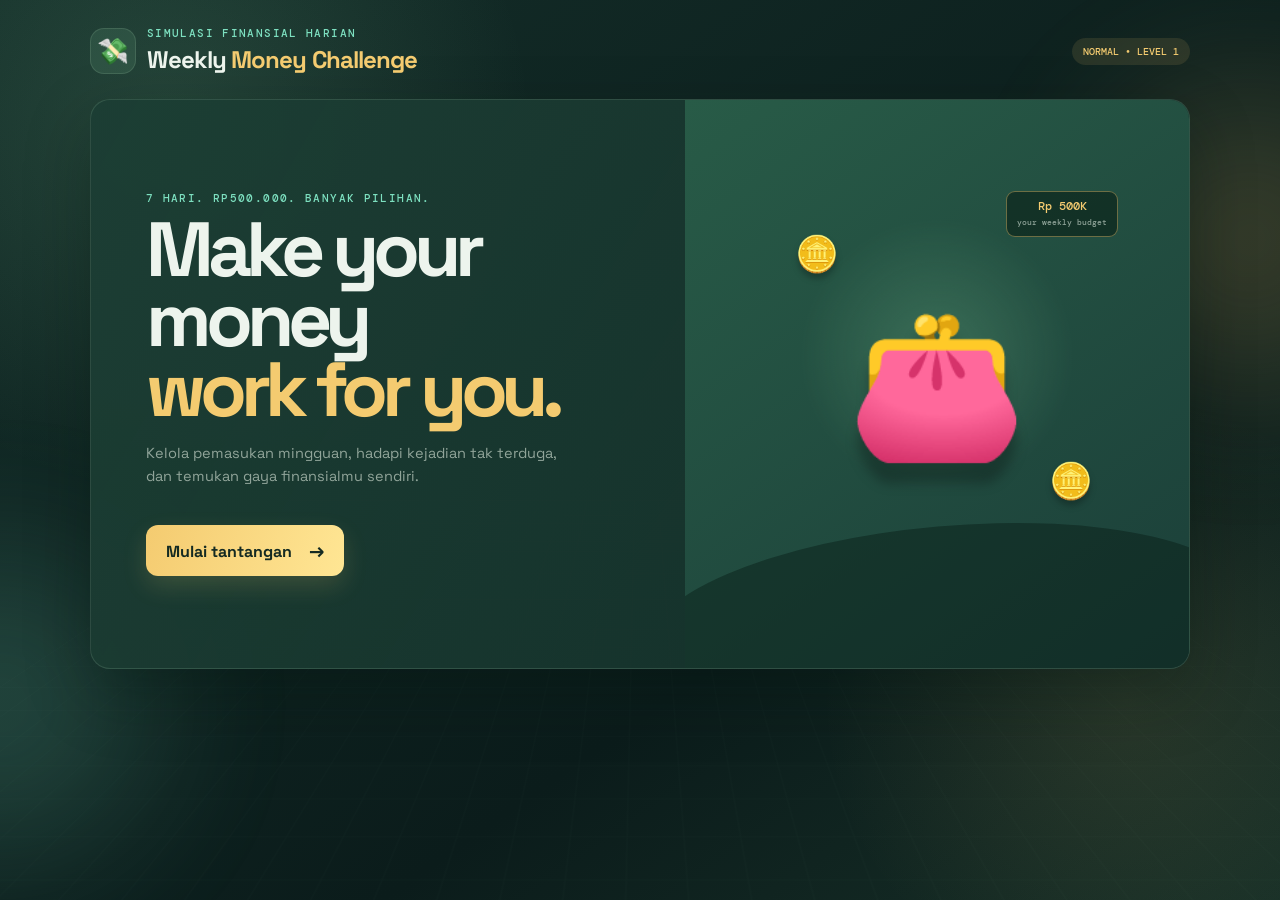
<file: index.html>
<!DOCTYPE html>
<html lang="id">
  <head>
    <meta charset="UTF-8" />
    <meta name="viewport" content="width=device-width, initial-scale=1.0" />
    <title>Weekly Money Challenge</title>
    <link rel="preconnect" href="https://fonts.googleapis.com" />
    <link rel="preconnect" href="https://fonts.gstatic.com" crossorigin />
    <link href="https://fonts.googleapis.com/css2?family=DM+Mono:wght@400;500&family=Space+Grotesk:wght@500;600;700&display=swap" rel="stylesheet" />
    <link rel="stylesheet" href="style.css" />
  </head>
  <body>
    <div class="glow glow-a"></div><div class="glow glow-b"></div><div class="grid-bg"></div>
    <main class="app-shell">
      <header class="topbar"><div class="brand"><span class="brand-icon">💸</span><div><p class="eyebrow">Simulasi finansial harian</p><h1>Weekly <span>Money Challenge</span></h1></div></div><div class="difficulty-pill" id="difficultyPill">NORMAL • LEVEL 1</div></header>
      <section id="startScreen" class="start-screen panel"><div class="start-copy"><p class="eyebrow">7 hari. Rp500.000. Banyak pilihan.</p><h2>Make your money<br /><em>work for you.</em></h2><p>Kelola pemasukan mingguan, hadapi kejadian tak terduga, dan temukan gaya finansialmu sendiri.</p><button id="startBtn" class="primary-btn" type="button">Mulai tantangan <span>→</span></button></div><div class="start-art"><div class="coin coin-one">🪙</div><div class="coin coin-two">🪙</div><div class="wallet">👛</div><div class="art-label">Rp 500K<br /><small>your weekly budget</small></div></div></section>
      <section id="difficultyScreen" class="panel difficulty-screen" hidden><div><p class="eyebrow">Pilih tantangan</p><h2>Seberapa siap kamu mengatur uang?</h2></div><div class="difficulty-grid"><button class="difficulty-card selected" data-difficulty="easy" type="button"><span>🌱</span><b>Pelan-pelan</b><small>Rp500.000 • event ringan</small></button><button class="difficulty-card" data-difficulty="normal" type="button"><span>⚖️</span><b>Seimbang</b><small>Rp500.000 • event lebih sering</small></button><button class="difficulty-card" data-difficulty="hard" type="button"><span>🔥</span><b>Survival mode</b><small>Pemasukan berubah • kejutan sering</small></button></div><button id="confirmDifficulty" class="primary-btn" type="button">Pilih level <span>→</span></button></section>
      <section id="gameScreen" hidden><div class="top-hud"><div class="day-card"><span class="eyebrow">HARI INI</span><strong id="dayName">Senin</strong><span id="dayNumber">HARI 1 / 7</span></div><div class="progress-wrap"><div><span>PROGRESS MINGGU</span><strong id="progressText">14%</strong></div><div class="progress-track"><i id="progressBar"></i></div></div><div class="score-card"><span class="eyebrow">SKOR</span><strong id="scoreValue">0</strong></div></div><div class="metric-grid"><div class="metric balance"><span>💰 Saldo tersedia</span><strong id="balanceValue">Rp0</strong><small>uang yang bisa dipakai</small></div><div class="metric"><span>📤 Pengeluaran hari ini</span><strong id="todaySpend">Rp0</strong><small>belum ada pengeluaran</small></div><div class="metric"><span>📊 Total minggu ini</span><strong id="weekSpend">Rp0</strong><small id="spendRatio">0% pemasukan</small></div><div class="metric savings"><span>🌱 Tabungan</span><strong id="savingsValue">Rp0</strong><small>masa depanmu</small></div><div class="metric emergency"><span>🛟 Dana darurat</span><strong id="emergencyValue">Rp0</strong><small>untuk kejutan</small></div></div><div class="main-grid"><section class="event-panel panel"><div class="panel-head"><div><p class="eyebrow">SITUASI HARI INI</p><h2 id="eventTitle">Pagi yang baru</h2></div><span class="event-day" id="eventDay">SENIN</span></div><div class="event-illustration" id="eventIllustration">☀️</div><p id="eventDescription" class="event-description"></p><div id="choiceList" class="choice-list"></div><div id="eventFeedback" class="event-feedback" hidden></div></section><aside class="budget-panel panel"><div class="panel-head"><div><p class="eyebrow">ANGGARAN MINGGUAN</p><h2>Atur prioritasmu</h2></div><span class="budget-total" id="budgetTotal">Rp0</span></div><p class="budget-note">Sisihkan dana sebelum kejadian datang.</p><div id="budgetList" class="budget-list"></div></aside></div><div class="mini-footer"><span>💡 Kebutuhan dulu, keinginan kemudian.</span><button id="restartBtn" type="button">↻ Mulai ulang</button></div></section>
    </main>
    <div id="resultModal" class="modal" hidden><section class="result-card"><div class="result-emoji">🎉</div><p class="eyebrow">MINGGU SELESAI</p><h2 id="resultTitle">Kamu makin jago!</h2><p id="resultEvaluation"></p><div class="result-grid"><div><span>Total pemasukan</span><strong id="resultIncome">Rp0</strong></div><div><span>Total pengeluaran</span><strong id="resultSpend">Rp0</strong></div><div><span>Total tabungan</span><strong id="resultSavings">Rp0</strong></div><div><span>Sisa uang</span><strong id="resultBalance">Rp0</strong></div><div><span>Pengeluaran terbesar</span><strong id="resultBiggest">-</strong></div><div><span>Uang digunakan</span><strong id="resultRatio">0%</strong></div></div><div class="final-score"><span>SKOR AKHIR</span><strong id="finalScore">0</strong><small>poin finansial</small></div><button id="playAgainBtn" class="primary-btn" type="button">Main lagi <span>↻</span></button></section></div>
    <script src="script.js"></script>
  </body>
</html>
</file>
<file: style.css>
:root{--ink:#edf4ed;--muted:#91a59a;--bg:#10231f;--panel:#19332d;--panel2:#21433a;--line:rgba(189,235,199,.14);--green:#93e0a8;--mint:#7de0c0;--gold:#f4cb70;--coral:#ff9883;--shadow:0 25px 65px rgba(4,19,14,.3)}*{box-sizing:border-box}body{margin:0;min-height:100vh;overflow-x:hidden;color:var(--ink);font-family:"Space Grotesk",sans-serif;background:var(--bg)}body:before{content:"";position:fixed;inset:0;z-index:-3;background:radial-gradient(circle at 13% 14%,rgba(147,224,168,.15),transparent 27%),radial-gradient(circle at 88% 78%,rgba(244,203,112,.1),transparent 23%),linear-gradient(145deg,#142e29,#0b1c1b 65%,#172f27)}.grid-bg{position:fixed;inset:0;z-index:-2;opacity:.18;background-image:linear-gradient(rgba(147,224,168,.06) 1px,transparent 1px),linear-gradient(90deg,rgba(147,224,168,.06) 1px,transparent 1px);background-size:42px 42px;transform:perspective(500px) rotateX(38deg) scale(1.5);transform-origin:bottom}.glow{position:fixed;z-index:-1;width:300px;height:300px;border-radius:50%;filter:blur(80px);opacity:.19;pointer-events:none}.glow-a{left:-150px;bottom:5%;background:var(--mint)}.glow-b{right:-120px;top:10%;background:var(--gold)}button{font:inherit}.app-shell{width:min(100% - 32px,1100px);margin:auto;padding:27px 0 35px}.topbar,.brand,.difficulty-pill,.top-hud,.metric-grid,.panel-head,.top-hud>div,.progress-wrap>div:first-child,.mini-footer{display:flex;align-items:center}.topbar{justify-content:space-between;margin-bottom:24px}.brand{gap:11px}.brand-icon{display:grid;place-items:center;width:46px;height:46px;border:1px solid var(--line);border-radius:14px;background:rgba(147,224,168,.11);font-size:1.6rem}.eyebrow{margin:0 0 4px;color:var(--mint);font:500 .66rem "DM Mono",monospace;letter-spacing:.13em;text-transform:uppercase}h1{margin:0;font-size:1.5rem;letter-spacing:-.04em}h1 span{color:var(--gold)}.difficulty-pill{padding:7px 11px;border-radius:99px;color:var(--gold);background:rgba(244,203,112,.11);font:500 .62rem "DM Mono",monospace}.panel{border:1px solid var(--line);border-radius:20px;background:rgba(25,51,45,.9);box-shadow:var(--shadow)}.start-screen{display:grid;grid-template-columns:1fr .85fr;min-height:570px;overflow:hidden;background:linear-gradient(120deg,rgba(28,62,52,.96),rgba(21,48,42,.9))}.start-copy{align-self:center;padding:55px}.start-copy h2{margin:10px 0 17px;font-size:clamp(2.8rem,6vw,5.1rem);line-height:.91;letter-spacing:-.08em}.start-copy h2 em{color:var(--gold);font-style:normal}.start-copy>p:not(.eyebrow){max-width:430px;color:var(--muted);font-size:.91rem;line-height:1.6}.primary-btn{border:0;border-radius:12px;padding:13px 20px;color:#142a22;background:linear-gradient(110deg,var(--gold),#ffe694);box-shadow:0 10px 25px rgba(244,203,112,.16);font-weight:700;cursor:pointer;transition:.2s}.primary-btn:hover{transform:translateY(-2px);filter:brightness(1.08)}.primary-btn span{margin-left:13px;font-size:1.2rem}.start-copy .primary-btn{margin-top:22px}.start-art{position:relative;display:grid;place-items:center;overflow:hidden;background:radial-gradient(circle at 50% 45%,rgba(147,224,168,.22),transparent 34%),linear-gradient(145deg,#285b47,#1b3f39)}.start-art:after{content:"";position:absolute;bottom:-10%;left:-8%;width:120%;height:35%;border-radius:50% 50% 0 0;background:rgba(7,28,21,.45);transform:rotate(-5deg)}.wallet{position:relative;z-index:2;font-size:9rem;filter:drop-shadow(0 20px 6px rgba(0,0,0,.27));animation:float 3.2s ease-in-out infinite}.coin{position:absolute;z-index:3;font-size:2.2rem;filter:drop-shadow(0 5px 3px rgba(0,0,0,.25));animation:coin 2.3s ease-in-out infinite}.coin-one{top:23%;left:22%}.coin-two{right:19%;bottom:29%;animation-delay:.8s}.art-label{position:absolute;z-index:3;right:14%;top:16%;padding:7px 10px;border:1px solid rgba(244,203,112,.4);border-radius:9px;color:var(--gold);background:rgba(12,34,26,.65);font:500 .72rem "DM Mono",monospace;text-align:center}.art-label small{color:var(--muted);font-size:.49rem}.difficulty-screen{padding:32px}.difficulty-screen h2{margin:7px 0 0;font-size:1.7rem}.difficulty-grid{display:grid;grid-template-columns:repeat(3,1fr);gap:12px;margin:25px 0}.difficulty-card{padding:20px 15px;border:1px solid var(--line);border-radius:14px;color:var(--ink);background:rgba(255,255,255,.035);text-align:left;cursor:pointer;transition:.2s}.difficulty-card:hover,.difficulty-card.selected{border-color:var(--mint);background:rgba(125,224,192,.1);transform:translateY(-3px)}.difficulty-card span,.difficulty-card b,.difficulty-card small{display:block}.difficulty-card span{margin-bottom:9px;font-size:2rem}.difficulty-card b{font-size:.85rem}.difficulty-card small{margin-top:4px;color:var(--muted);font-size:.68rem}.top-hud{gap:12px;margin-bottom:16px}.day-card{flex:0 0 150px;padding:10px 13px;border:1px solid var(--line);border-radius:12px;background:rgba(25,51,45,.9)}.day-card strong{display:block;font-size:1.15rem}.day-card>span:last-child{color:var(--gold);font:500 .58rem "DM Mono",monospace}.progress-wrap{flex:1}.progress-wrap>div:first-child{justify-content:space-between;margin-bottom:6px;color:var(--muted);font:500 .59rem "DM Mono",monospace}.progress-wrap strong{color:var(--mint);font-weight:500}.progress-track{height:7px;overflow:hidden;border-radius:7px;background:rgba(255,255,255,.08)}.progress-track i{display:block;width:14%;height:100%;border-radius:inherit;background:linear-gradient(90deg,var(--mint),var(--gold));transition:.4s}.score-card{flex:0 0 100px;padding:9px 12px;border:1px solid rgba(244,203,112,.22);border-radius:12px;background:rgba(244,203,112,.07)}.score-card strong{display:block;color:var(--gold);font-size:1.25rem}.metric-grid{display:grid;grid-template-columns:repeat(5,1fr);gap:9px;margin-bottom:16px}.metric{min-height:86px;padding:12px;border:1px solid var(--line);border-radius:13px;background:rgba(25,51,45,.8)}.metric span{display:block;color:#bdd0c1;font-size:.67rem}.metric strong{display:block;margin-top:8px;color:var(--ink);font-size:1.12rem;white-space:nowrap}.metric small{display:block;margin-top:3px;color:var(--muted);font-size:.58rem}.metric.balance{background:rgba(125,224,192,.1);border-color:rgba(125,224,192,.3)}.metric.balance strong{color:var(--mint)}.metric.savings strong{color:var(--green)}.metric.emergency strong{color:var(--gold)}.main-grid{display:grid;grid-template-columns:1.35fr .85fr;gap:14px}.event-panel,.budget-panel{padding:22px}.panel-head{justify-content:space-between;gap:10px}.panel-head h2{margin:5px 0 0;font-size:1.4rem}.event-day{color:var(--gold);font:500 .62rem "DM Mono",monospace}.event-illustration{display:grid;place-items:center;height:115px;margin:18px 0 13px;border:1px solid var(--line);border-radius:13px;background:linear-gradient(135deg,rgba(125,224,192,.1),rgba(244,203,112,.08));font-size:4.5rem;animation:float 4s ease-in-out infinite}.event-description{margin:0 0 17px;color:var(--muted);font-size:.82rem;line-height:1.5}.choice-list{display:grid;gap:9px}.choice-btn{display:flex;align-items:center;gap:10px;width:100%;padding:12px;border:1px solid var(--line);border-radius:11px;color:var(--ink);background:rgba(255,255,255,.035);text-align:left;cursor:pointer;transition:.2s}.choice-btn:hover{border-color:var(--mint);background:rgba(125,224,192,.09);transform:translateX(3px)}.choice-btn:disabled{opacity:.6;cursor:default;transform:none}.choice-icon{font-size:1.5rem}.choice-copy strong,.choice-copy small{display:block}.choice-copy strong{font-size:.77rem}.choice-copy small{margin-top:3px;color:var(--muted);font-size:.62rem}.choice-price{margin-left:auto;color:var(--gold);font:500 .68rem "DM Mono",monospace}.event-feedback{margin-top:13px;padding:11px;border-radius:9px;color:#c8eed7;background:rgba(125,224,192,.1);font-size:.74rem;line-height:1.4}.event-feedback.bad{color:#ffc2b5;background:rgba(255,152,131,.1)}.budget-note{margin:7px 0 15px;color:var(--muted);font-size:.72rem}.budget-total{color:var(--gold);font:500 .7rem "DM Mono",monospace}.budget-list{display:grid;gap:12px}.budget-row>div:first-child{display:flex;justify-content:space-between;margin-bottom:6px}.budget-row label{color:#c3d3c6;font-size:.72rem}.budget-row strong{color:var(--gold);font:500 .68rem "DM Mono",monospace}.budget-row input{width:100%;accent-color:var(--mint);cursor:pointer}.mini-footer{justify-content:space-between;margin-top:12px;color:var(--muted);font:500 .62rem "DM Mono",monospace}.mini-footer button{border:0;color:var(--muted);background:transparent;cursor:pointer}.modal{position:fixed;inset:0;z-index:5;display:grid;place-items:center;padding:18px;background:rgba(6,20,14,.76);backdrop-filter:blur(7px)}.result-card{width:min(100%,520px);padding:32px;border:1px solid var(--line);border-radius:20px;background:var(--panel);text-align:center;box-shadow:var(--shadow);animation:rise .35s ease}.result-emoji{font-size:4rem}.result-card h2{margin:5px 0 7px;font-size:2.1rem}.result-card>p:not(.eyebrow){color:var(--muted);font-size:.82rem;line-height:1.5}.result-grid{display:grid;grid-template-columns:repeat(3,1fr);gap:8px;margin:19px 0}.result-grid div{padding:10px 4px;border-radius:10px;background:rgba(125,224,192,.06)}.result-grid span{display:block;color:var(--muted);font-size:.59rem}.result-grid strong{display:block;margin-top:4px;color:var(--gold);font-size:.95rem}.final-score{margin-bottom:17px;padding:11px;border-radius:10px;background:rgba(244,203,112,.09)}.final-score span,.final-score small{display:block;color:var(--muted);font:500 .6rem "DM Mono",monospace}.final-score strong{display:block;color:var(--gold);font-size:2rem}.result-card .primary-btn{width:100%}[hidden]{display:none!important}@keyframes float{50%{transform:translateY(-9px) rotate(3deg)}}@keyframes coin{50%{transform:translateY(-10px) rotate(18deg)}}@keyframes rise{from{opacity:0;transform:translateY(12px)}to{opacity:1;transform:translateY(0)}}
@media(max-width:760px){.app-shell{width:min(100% - 22px,1100px);padding-top:18px}.topbar{align-items:flex-start}.difficulty-pill{font-size:.55rem}.start-screen{grid-template-columns:1fr}.start-copy{padding:39px 25px 31px}.start-copy h2{font-size:3rem}.start-art{height:225px}.difficulty-screen{padding:23px 18px}.difficulty-grid{grid-template-columns:1fr}.top-hud{gap:5px}.day-card{flex:1;padding:8px}.score-card{flex:1}.metric-grid{grid-template-columns:repeat(2,1fr)}.metric:first-child{grid-column:span 2}.main-grid{grid-template-columns:1fr}.event-panel,.budget-panel{padding:18px}.mini-footer{align-items:flex-start;gap:10px;line-height:1.4}.result-grid{grid-template-columns:repeat(2,1fr)}}
</file>
<file: weekly-money-challenge/style.css>
:root{--ink:#edf4ed;--muted:#91a59a;--bg:#10231f;--panel:#19332d;--panel2:#21433a;--line:rgba(189,235,199,.14);--green:#93e0a8;--mint:#7de0c0;--gold:#f4cb70;--coral:#ff9883;--shadow:0 25px 65px rgba(4,19,14,.3)}*{box-sizing:border-box}body{margin:0;min-height:100vh;overflow-x:hidden;color:var(--ink);font-family:"Space Grotesk",sans-serif;background:var(--bg)}body:before{content:"";position:fixed;inset:0;z-index:-3;background:radial-gradient(circle at 13% 14%,rgba(147,224,168,.15),transparent 27%),radial-gradient(circle at 88% 78%,rgba(244,203,112,.1),transparent 23%),linear-gradient(145deg,#142e29,#0b1c1b 65%,#172f27)}.grid-bg{position:fixed;inset:0;z-index:-2;opacity:.18;background-image:linear-gradient(rgba(147,224,168,.06) 1px,transparent 1px),linear-gradient(90deg,rgba(147,224,168,.06) 1px,transparent 1px);background-size:42px 42px;transform:perspective(500px) rotateX(38deg) scale(1.5);transform-origin:bottom}.glow{position:fixed;z-index:-1;width:300px;height:300px;border-radius:50%;filter:blur(80px);opacity:.19;pointer-events:none}.glow-a{left:-150px;bottom:5%;background:var(--mint)}.glow-b{right:-120px;top:10%;background:var(--gold)}button{font:inherit}.app-shell{width:min(100% - 32px,1100px);margin:auto;padding:27px 0 35px}.topbar,.brand,.difficulty-pill,.top-hud,.metric-grid,.panel-head,.top-hud>div,.progress-wrap>div:first-child,.mini-footer{display:flex;align-items:center}.topbar{justify-content:space-between;margin-bottom:24px}.brand{gap:11px}.brand-icon{display:grid;place-items:center;width:46px;height:46px;border:1px solid var(--line);border-radius:14px;background:rgba(147,224,168,.11);font-size:1.6rem}.eyebrow{margin:0 0 4px;color:var(--mint);font:500 .66rem "DM Mono",monospace;letter-spacing:.13em;text-transform:uppercase}h1{margin:0;font-size:1.5rem;letter-spacing:-.04em}h1 span{color:var(--gold)}.difficulty-pill{padding:7px 11px;border-radius:99px;color:var(--gold);background:rgba(244,203,112,.11);font:500 .62rem "DM Mono",monospace}.panel{border:1px solid var(--line);border-radius:20px;background:rgba(25,51,45,.9);box-shadow:var(--shadow)}.start-screen{display:grid;grid-template-columns:1fr .85fr;min-height:570px;overflow:hidden;background:linear-gradient(120deg,rgba(28,62,52,.96),rgba(21,48,42,.9))}.start-copy{align-self:center;padding:55px}.start-copy h2{margin:10px 0 17px;font-size:clamp(2.8rem,6vw,5.1rem);line-height:.91;letter-spacing:-.08em}.start-copy h2 em{color:var(--gold);font-style:normal}.start-copy>p:not(.eyebrow){max-width:430px;color:var(--muted);font-size:.91rem;line-height:1.6}.primary-btn{border:0;border-radius:12px;padding:13px 20px;color:#142a22;background:linear-gradient(110deg,var(--gold),#ffe694);box-shadow:0 10px 25px rgba(244,203,112,.16);font-weight:700;cursor:pointer;transition:.2s}.primary-btn:hover{transform:translateY(-2px);filter:brightness(1.08)}.primary-btn span{margin-left:13px;font-size:1.2rem}.start-copy .primary-btn{margin-top:22px}.start-art{position:relative;display:grid;place-items:center;overflow:hidden;background:radial-gradient(circle at 50% 45%,rgba(147,224,168,.22),transparent 34%),linear-gradient(145deg,#285b47,#1b3f39)}.start-art:after{content:"";position:absolute;bottom:-10%;left:-8%;width:120%;height:35%;border-radius:50% 50% 0 0;background:rgba(7,28,21,.45);transform:rotate(-5deg)}.wallet{position:relative;z-index:2;font-size:9rem;filter:drop-shadow(0 20px 6px rgba(0,0,0,.27));animation:float 3.2s ease-in-out infinite}.coin{position:absolute;z-index:3;font-size:2.2rem;filter:drop-shadow(0 5px 3px rgba(0,0,0,.25));animation:coin 2.3s ease-in-out infinite}.coin-one{top:23%;left:22%}.coin-two{right:19%;bottom:29%;animation-delay:.8s}.art-label{position:absolute;z-index:3;right:14%;top:16%;padding:7px 10px;border:1px solid rgba(244,203,112,.4);border-radius:9px;color:var(--gold);background:rgba(12,34,26,.65);font:500 .72rem "DM Mono",monospace;text-align:center}.art-label small{color:var(--muted);font-size:.49rem}.difficulty-screen{padding:32px}.difficulty-screen h2{margin:7px 0 0;font-size:1.7rem}.difficulty-grid{display:grid;grid-template-columns:repeat(3,1fr);gap:12px;margin:25px 0}.difficulty-card{padding:20px 15px;border:1px solid var(--line);border-radius:14px;color:var(--ink);background:rgba(255,255,255,.035);text-align:left;cursor:pointer;transition:.2s}.difficulty-card:hover,.difficulty-card.selected{border-color:var(--mint);background:rgba(125,224,192,.1);transform:translateY(-3px)}.difficulty-card span,.difficulty-card b,.difficulty-card small{display:block}.difficulty-card span{margin-bottom:9px;font-size:2rem}.difficulty-card b{font-size:.85rem}.difficulty-card small{margin-top:4px;color:var(--muted);font-size:.68rem}.top-hud{gap:12px;margin-bottom:16px}.day-card{flex:0 0 150px;padding:10px 13px;border:1px solid var(--line);border-radius:12px;background:rgba(25,51,45,.9)}.day-card strong{display:block;font-size:1.15rem}.day-card>span:last-child{color:var(--gold);font:500 .58rem "DM Mono",monospace}.progress-wrap{flex:1}.progress-wrap>div:first-child{justify-content:space-between;margin-bottom:6px;color:var(--muted);font:500 .59rem "DM Mono",monospace}.progress-wrap strong{color:var(--mint);font-weight:500}.progress-track{height:7px;overflow:hidden;border-radius:7px;background:rgba(255,255,255,.08)}.progress-track i{display:block;width:14%;height:100%;border-radius:inherit;background:linear-gradient(90deg,var(--mint),var(--gold));transition:.4s}.score-card{flex:0 0 100px;padding:9px 12px;border:1px solid rgba(244,203,112,.22);border-radius:12px;background:rgba(244,203,112,.07)}.score-card strong{display:block;color:var(--gold);font-size:1.25rem}.metric-grid{display:grid;grid-template-columns:repeat(5,1fr);gap:9px;margin-bottom:16px}.metric{min-height:86px;padding:12px;border:1px solid var(--line);border-radius:13px;background:rgba(25,51,45,.8)}.metric span{display:block;color:#bdd0c1;font-size:.67rem}.metric strong{display:block;margin-top:8px;color:var(--ink);font-size:1.12rem;white-space:nowrap}.metric small{display:block;margin-top:3px;color:var(--muted);font-size:.58rem}.metric.balance{background:rgba(125,224,192,.1);border-color:rgba(125,224,192,.3)}.metric.balance strong{color:var(--mint)}.metric.savings strong{color:var(--green)}.metric.emergency strong{color:var(--gold)}.main-grid{display:grid;grid-template-columns:1.35fr .85fr;gap:14px}.event-panel,.budget-panel{padding:22px}.panel-head{justify-content:space-between;gap:10px}.panel-head h2{margin:5px 0 0;font-size:1.4rem}.event-day{color:var(--gold);font:500 .62rem "DM Mono",monospace}.event-illustration{display:grid;place-items:center;height:115px;margin:18px 0 13px;border:1px solid var(--line);border-radius:13px;background:linear-gradient(135deg,rgba(125,224,192,.1),rgba(244,203,112,.08));font-size:4.5rem;animation:float 4s ease-in-out infinite}.event-description{margin:0 0 17px;color:var(--muted);font-size:.82rem;line-height:1.5}.choice-list{display:grid;gap:9px}.choice-btn{display:flex;align-items:center;gap:10px;width:100%;padding:12px;border:1px solid var(--line);border-radius:11px;color:var(--ink);background:rgba(255,255,255,.035);text-align:left;cursor:pointer;transition:.2s}.choice-btn:hover{border-color:var(--mint);background:rgba(125,224,192,.09);transform:translateX(3px)}.choice-btn:disabled{opacity:.6;cursor:default;transform:none}.choice-icon{font-size:1.5rem}.choice-copy strong,.choice-copy small{display:block}.choice-copy strong{font-size:.77rem}.choice-copy small{margin-top:3px;color:var(--muted);font-size:.62rem}.choice-price{margin-left:auto;color:var(--gold);font:500 .68rem "DM Mono",monospace}.event-feedback{margin-top:13px;padding:11px;border-radius:9px;color:#c8eed7;background:rgba(125,224,192,.1);font-size:.74rem;line-height:1.4}.event-feedback.bad{color:#ffc2b5;background:rgba(255,152,131,.1)}.budget-note{margin:7px 0 15px;color:var(--muted);font-size:.72rem}.budget-total{color:var(--gold);font:500 .7rem "DM Mono",monospace}.budget-list{display:grid;gap:12px}.budget-row>div:first-child{display:flex;justify-content:space-between;margin-bottom:6px}.budget-row label{color:#c3d3c6;font-size:.72rem}.budget-row strong{color:var(--gold);font:500 .68rem "DM Mono",monospace}.budget-row input{width:100%;accent-color:var(--mint);cursor:pointer}.mini-footer{justify-content:space-between;margin-top:12px;color:var(--muted);font:500 .62rem "DM Mono",monospace}.mini-footer button{border:0;color:var(--muted);background:transparent;cursor:pointer}.modal{position:fixed;inset:0;z-index:5;display:grid;place-items:center;padding:18px;background:rgba(6,20,14,.76);backdrop-filter:blur(7px)}.result-card{width:min(100%,520px);padding:32px;border:1px solid var(--line);border-radius:20px;background:var(--panel);text-align:center;box-shadow:var(--shadow);animation:rise .35s ease}.result-emoji{font-size:4rem}.result-card h2{margin:5px 0 7px;font-size:2.1rem}.result-card>p:not(.eyebrow){color:var(--muted);font-size:.82rem;line-height:1.5}.result-grid{display:grid;grid-template-columns:repeat(3,1fr);gap:8px;margin:19px 0}.result-grid div{padding:10px 4px;border-radius:10px;background:rgba(125,224,192,.06)}.result-grid span{display:block;color:var(--muted);font-size:.59rem}.result-grid strong{display:block;margin-top:4px;color:var(--gold);font-size:.95rem}.final-score{margin-bottom:17px;padding:11px;border-radius:10px;background:rgba(244,203,112,.09)}.final-score span,.final-score small{display:block;color:var(--muted);font:500 .6rem "DM Mono",monospace}.final-score strong{display:block;color:var(--gold);font-size:2rem}.result-card .primary-btn{width:100%}[hidden]{display:none!important}@keyframes float{50%{transform:translateY(-9px) rotate(3deg)}}@keyframes coin{50%{transform:translateY(-10px) rotate(18deg)}}@keyframes rise{from{opacity:0;transform:translateY(12px)}to{opacity:1;transform:translateY(0)}}
@media(max-width:760px){.app-shell{width:min(100% - 22px,1100px);padding-top:18px}.topbar{align-items:flex-start}.difficulty-pill{font-size:.55rem}.start-screen{grid-template-columns:1fr}.start-copy{padding:39px 25px 31px}.start-copy h2{font-size:3rem}.start-art{height:225px}.difficulty-screen{padding:23px 18px}.difficulty-grid{grid-template-columns:1fr}.top-hud{gap:5px}.day-card{flex:1;padding:8px}.score-card{flex:1}.metric-grid{grid-template-columns:repeat(2,1fr)}.metric:first-child{grid-column:span 2}.main-grid{grid-template-columns:1fr}.event-panel,.budget-panel{padding:18px}.mini-footer{align-items:flex-start;gap:10px;line-height:1.4}.result-grid{grid-template-columns:repeat(2,1fr)}}
</file>
